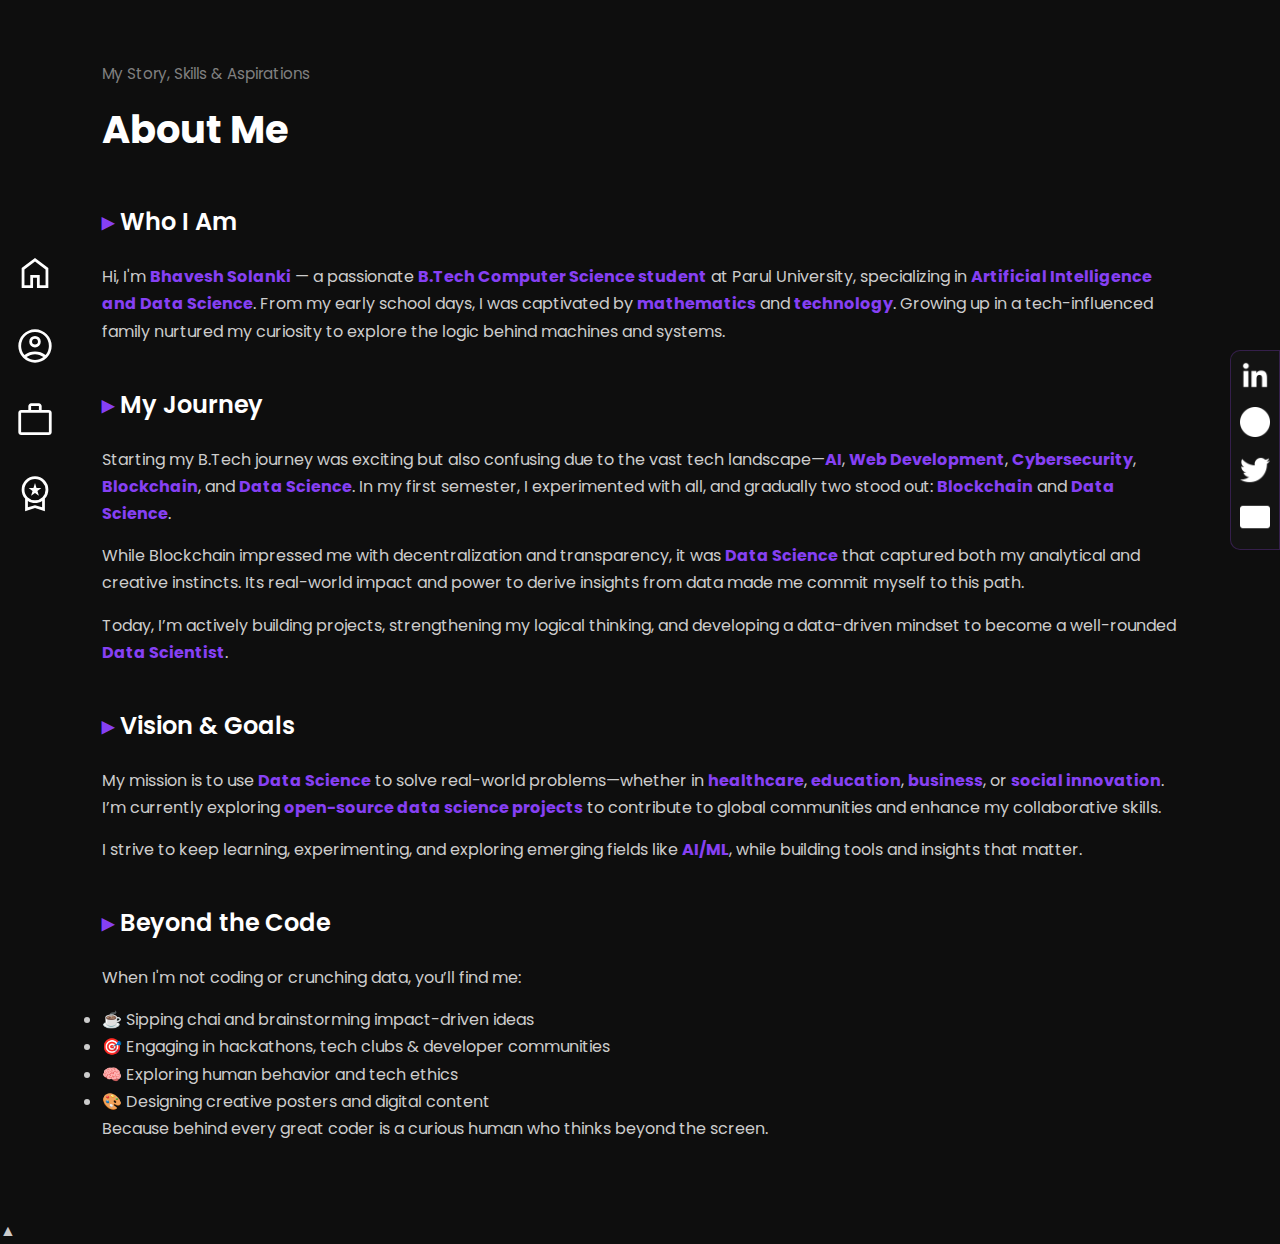
<file: about.html>
<!DOCTYPE html>
<html lang="en" itemscope itemtype="https://schema.org/WebPage">

<head>
    <!-- <link rel="stylesheet" href="side-nav.css"> -->

    <meta charset="UTF-8" />
    <meta name="viewport" content="width=device-width, initial-scale=1.0" />

    <meta name="title" content="About | Bhavesh Solanki - AI & Data Science Student" />
    <meta name="description"
        content="Learn about Bhavesh Solanki's journey as a B.Tech AI & Data Science student, skills in web development, and passion for creating impactful digital solutions." />
    <meta property="og:title" content="About | Bhavesh Solanki" />
    <meta property="og:description" content="Discover the story, skills, and aspirations of Bhavesh Solanki." />
    <link rel="canonical" href="https://yourdomain.com/about.html" />

    <!-- Fonts & CDN -->
    <link href="https://fonts.googleapis.com/css2?family=Poppins:wght@300;500;600;700&display=swap" rel="stylesheet" />
    <link rel="preconnect" href="https://cdn.jsdelivr.net" />

    <!-- Structured Data -->
    <script type="application/ld+json">
        {
            "@context": "https://schema.org",
            "@type": "Person",
            "name": "Bhavesh Solanki",
            "url": "https://yourdomain.com",
            "jobTitle": "AI & Data Science Student",
            "alumniOf": {
                "@type": "CollegeOrUniversity",
                "name": "Parul University"
            },
            "knowsAbout": ["Web Development", "Data Science", "Python", "JavaScript", "HTML", "CSS"],
            "sameAs": [
                "https://linkedin.com/in/bhavesh-solanki-5bb6b8325",
                "https://github.com/bhaveshsolanki159-codex",
                "https://x.com/oyeebhao"
            ]
        }
    </script>

    <title>About | Bhavesh Solanki</title>

    <style>
        :root {
            --main-purple: #8640f4;
            --text-grey: #ccc;
            --hover-purple: #a36df7;
        }

        * {
            margin: 0;
            padding: 0;
            box-sizing: border-box;
            scroll-behavior: smooth;
        }

        body {
            background-color: #0e0e0e;
            font-family: 'Poppins', sans-serif;
            color: var(--text-grey);
            line-height: 1.7;
            font-size: 16px;
        }

        h1,
        h2 {
            font-weight: 600;
            margin-bottom: 20px;
            color: white;
        }

        h2::before {
            content: '▸ ';
            color: var(--main-purple);
        }

        strong {
            color: var(--main-purple);
        }

        .Work {
            padding: 60px 8vw;
            max-width: 100vw;
        }

        .grey {
            color: grey;
            font-size: 0.95rem;
            margin-bottom: 8px;
        }

        .about-section h2 {
            font-size: 1.5rem;
            margin-top: 40px;
        }

        .about-section p {
            margin-bottom: 15px;
        }

        :root {
            --main-purple: #8640f4;
            --hover-purple: #a36df7;
            --text-grey: #ccc;
        }

        .side-nav {
            background: transparent;
            position: fixed;
            top: 25vh;
            left: 0;
            height: 300px;
            width: 53px;
            border-radius: 0 5px 5px 0;
            z-index: 1000;
            display: flex;
            justify-content: center;
            align-items: center;
        }

        .side-nav ul {
            list-style: none;
            display: flex;
            flex-direction: column;
            justify-content: space-between;
            height: 100%;
            padding: 20px 0;
            margin: 0;
        }

        .side-nav ul li {
            cursor: pointer;
            font-size: 1.8rem;
            color: white;
            transition: color 0.3s ease;
            display: flex;
            align-items: center;
            justify-content: center;
            width: 100%;
            height: 40px;
        }

        .side-nav ul li:hover {
            color: var(--hover-purple);
        }

        .side-nav ul li a {
            text-decoration: none;
            color: inherit;
            display: flex;
            align-items: center;
            justify-content: center;
            width: 100%;
            height: 100%;
        }

        .nav-icon {
            width: 24px;
            height: 24px;
            transition: transform 0.2s ease;
        }

        .nav-icon:hover {
            transform: scale(1.1);
        }

        .contact {
            position: fixed;
            right: 0;
            top: 50%;
            transform: translateY(-50%);
            width: 50px;
            height: 200px;
            display: flex;
            flex-direction: column;
            justify-content: space-evenly;
            background-color: rgba(20, 20, 20, 0.9);
            border-radius: 10px 0 0 10px;
            align-items: center;
            backdrop-filter: blur(10px);
            border: 1px solid rgba(134, 58, 205, 0.3);
            transition: all 0.3s ease;
            z-index: 999;
        }

        .contact.active {
            width: auto;
            height: 60px;
            flex-direction: row;
            padding: 0 20px;
            background-color: rgba(134, 58, 205, 0.2);
            border: 1px solid rgba(134, 58, 205, 0.5);
        }

        .contact img {
            width: 30px;
            height: 30px;
            transition: transform 0.3s ease;
            filter: brightness(0) invert(1);
        }

        .contact.active img {
            margin: 0 10px;
        }

        .contact img:hover {
            transform: scale(1.2);
            filter: brightness(0) invert(1) drop-shadow(0 0 5px rgba(134, 58, 205, 0.8));
        }

        .title-text {
            font-size: 2.4rem;
            font-weight: 700;
            color: white;
            margin-top: 10px;
        }

        /* Tablets (<= 1024px) */
        @media screen and (max-width: 1024px) {
            .Work {
                padding: 50px 6vw;
            }

            .title-text {
                font-size: 2rem;
            }

            h2 {
                font-size: 1.3rem;
            }

            p {
                font-size: 0.95rem;
            }

            .side-nav {
                top: 20vh;
                width: 48px;
            }

            .side-nav ul li a {
                font-size: 1.5rem;
            }

            .contact {
                width: 44px;
                height: auto;
                top: auto;
                bottom: 10px;
                flex-direction: row;
                justify-content: center;
                gap: 10px;
                border-radius: 10px;
                padding: 5px;
            }

            .contact img {
                width: 30px;
            }
        }

        /* Mobile Phones (<= 768px) */
        @media screen and (max-width: 768px) {
            .Work {
                padding: 40px 5vw;
            }

            .title-text {
                font-size: 1.8rem;
                text-align: left;
            }

            .about-section h2 {
                font-size: 1.2rem;
                text-align: left;
            }

            .about-section p,
            .about-section ul {
                font-size: 0.92rem;
                text-align: justify;
            }

            /* side nav*/
            .side-nav {
                position: fixed;
                top: auto;
                bottom: 0;
                left: 0;
                width: 100%;
                height: 60px;
                flex-direction: row;
                justify-content: space-around;
                align-items: center;
                border-radius: 0;
                padding: 0;
                background: black;
            }

            .side-nav ul {
                flex-direction: row;
                justify-content: space-evenly;
                align-items: center;
                height: 100%;
                width: 100%;
                padding: 0;
            }

            .side-nav ul li {
                font-size: 1.6rem;
                height: 100%;
                width: auto;
            }

            /* Contact toggle button */
            .contact {
                position: fixed;
                top:86vh;
                right: 5px;
                width: auto;
                height: auto;
                background: none;
                flex-direction: column;
                align-items: flex-end;
                gap: 15px;
                display: none;
            }

            .contact.active {
                display: flex;
                width: 100%;
            }

            .contact span {
                transform: translateY(0);
                opacity: 1;
                transition: all 0.3s ease;
            }

            #contact-toggle {
                position: fixed;
                bottom: 65px;
                right: 5px;
                z-index: 1001;
                width: 33px;
                height: 46px;
                background-color: rgb(134, 58, 205);
                color: white;
                border-radius: 10%;
                font-size: 1.8rem;
                text-align: center;
                /* line-height: 50px; */
                cursor: pointer;
                user-select: none;
                transition: transform 0.3s ease;
            }

            #contact-toggle:hover {
                transform: scale(1.1);
            }
    </style>
</head>

<body>
    <section class="Work">
        <div>
            <span class="grey">My Story, Skills & Aspirations</span>
            <h1 class="title-text">About Me</h1>
        </div>

        <nav class="side-nav">
            <ul>
                <li title="Home"><a href="index.html" style="color: inherit; text-decoration: none;"><span
                            class="nav-icon"><svg xmlns="http://www.w3.org/2000/svg" height="40px"
                                viewBox="0 -960 960 960" width="40px" fill="#FFFFFF">
                                <path
                                    d="M226.67-186.67h140v-246.66h226.66v246.66h140v-380L480-756.67l-253.33 190v380ZM160-120v-480l320-240 320 240v480H526.67v-246.67h-93.34V-120H160Zm320-352Z" />
                            </svg></span></a></li>
                <li title="About"><a href="about.html" style="color: inherit; text-decoration: none;"><span
                            class="nav-icon"><svg xmlns="http://www.w3.org/2000/svg" height="40px"
                                viewBox="0 -960 960 960" width="40px" fill="#FFFFFF">
                                <path
                                    d="M226-262q59-42.33 121.33-65.5 62.34-23.17 132.67-23.17 70.33 0 133 23.17T734.67-262q41-49.67 59.83-103.67T813.33-480q0-141-96.16-237.17Q621-813.33 480-813.33t-237.17 96.16Q146.67-621 146.67-480q0 60.33 19.16 114.33Q185-311.67 226-262Zm253.88-184.67q-58.21 0-98.05-39.95Q342-526.58 342-584.79t39.96-98.04q39.95-39.84 98.16-39.84 58.21 0 98.05 39.96Q618-642.75 618-584.54t-39.96 98.04q-39.95 39.83-98.16 39.83ZM480.31-80q-82.64 0-155.64-31.5-73-31.5-127.34-85.83Q143-251.67 111.5-324.51T80-480.18q0-82.82 31.5-155.49 31.5-72.66 85.83-127Q251.67-817 324.51-848.5T480.18-880q82.82 0 155.49 31.5 72.66 31.5 127 85.83Q817-708.33 848.5-635.65 880-562.96 880-480.31q0 82.64-31.5 155.64-31.5 73-85.83 127.34Q708.33-143 635.65-111.5 562.96-80 480.31-80Zm-.31-66.67q54.33 0 105-15.83t97.67-52.17q-47-33.66-98-51.5Q533.67-284 480-284t-104.67 17.83q-51 17.84-98 51.5 47 36.34 97.67 52.17 50.67 15.83 105 15.83Zm0-366.66q31.33 0 51.33-20t20-51.34q0-31.33-20-51.33T480-656q-31.33 0-51.33 20t-20 51.33q0 31.34 20 51.34 20 20 51.33 20Zm0-71.34Zm0 369.34Z" />
                            </svg></span></a></li>
                <li title="Projects"><a href="project.html" style="color: inherit; text-decoration: none;"><span
                            class="nav-icon"><svg xmlns="http://www.w3.org/2000/svg" height="40px"
                                viewBox="0 -960 960 960" width="40px" fill="#FFFFFF">
                                <path
                                    d="M146.67-120q-27 0-46.84-19.83Q80-159.67 80-186.67v-466.66q0-27 19.83-46.84Q119.67-720 146.67-720H320v-93.33q0-27 19.83-46.84Q359.67-880 386.67-880h186.66q27 0 46.84 19.83Q640-840.33 640-813.33V-720h173.33q27 0 46.84 19.83Q880-680.33 880-653.33v466.66q0 27-19.83 46.84Q840.33-120 813.33-120H146.67Zm0-66.67h666.66v-466.66H146.67v466.66Zm240-533.33h186.66v-93.33H386.67V-720Zm-240 533.33v-466.66 466.66Z" />
                            </svg></span></a></li>
                <li title="Work"><a href="work.html" style="color: inherit; text-decoration: none;"><span
                            class="nav-icon"><svg xmlns="http://www.w3.org/2000/svg" height="40px"
                                viewBox="0 -960 960 960" width="40px" fill="#FFFFFF">
                                <path
                                    d="m385.67-412 35.66-114.67-94-74h115.34L480-717.33l36.67 116.66h116l-94.34 74 35 114.67L480-483l-94.33 71Zm-143 372v-305.67Q200-391 180-446.33 160-501.67 160-560q0-135.33 92.33-227.67Q344.67-880 480-880q135.33 0 227.67 92.33Q800-695.33 800-560q0 58.33-20 113.67-20 55.33-62.67 100.66V-40L480-119.33 242.67-40ZM480-306.67q106 0 179.67-73.66Q733.33-454 733.33-560q0-106-73.66-179.67Q586-813.33 480-813.33q-106 0-179.67 73.66Q226.67-666 226.67-560q0 106 73.66 179.67Q374-306.67 480-306.67Zm-170.67 171L480-186l170.67 50.33V-291q-38.34 26-82.5 38.5Q524-240 480-240t-88.17-12.5q-44.16-12.5-82.5-38.5v155.33Zm170.67-78Z" />
                            </svg></span></a></li>
            </ul>
        </nav>

        <div class="about-section">
            <h2>Who I Am</h2>
            <p>
                Hi, I'm <strong>Bhavesh Solanki</strong> — a passionate <strong>B.Tech Computer Science student</strong>
                at Parul University, specializing in <strong>Artificial Intelligence and Data Science</strong>. From my
                early school days, I was captivated by <strong>mathematics</strong> and <strong>technology</strong>.
                Growing up in a tech-influenced family nurtured my curiosity to explore the logic behind machines and
                systems.
            </p>

            <h2>My Journey</h2>
            <p>
                Starting my B.Tech journey was exciting but also confusing due to the vast tech
                landscape—<strong>AI</strong>, <strong>Web Development</strong>, <strong>Cybersecurity</strong>,
                <strong>Blockchain</strong>, and <strong>Data Science</strong>. In my first semester, I experimented
                with all, and gradually two stood out: <strong>Blockchain</strong> and <strong>Data Science</strong>.
            </p>
            <p>
                While Blockchain impressed me with decentralization and transparency, it was <strong>Data
                    Science</strong> that captured both my analytical and creative instincts. Its real-world impact and
                power to derive insights from data made me commit myself to this path.
            </p>
            <p>
                Today, I’m actively building projects, strengthening my logical thinking, and developing a data-driven
                mindset to become a well-rounded <strong>Data Scientist</strong>.
            </p>

            <h2>Vision & Goals</h2>
            <p>
                My mission is to use <strong>Data Science</strong> to solve real-world problems—whether in
                <strong>healthcare</strong>, <strong>education</strong>, <strong>business</strong>, or <strong>social
                    innovation</strong>. I’m currently exploring <strong>open-source data science projects</strong> to
                contribute to global communities and enhance my collaborative skills.
            </p>
            <p>
                I strive to keep learning, experimenting, and exploring emerging fields like <strong>AI/ML</strong>,
                while building tools and insights that matter.
            </p>

            <h2>Beyond the Code</h2>
            <p>When I'm not coding or crunching data, you’ll find me:</p>
            <ul>
                <li>☕ Sipping chai and brainstorming impact-driven ideas</li>
                <li>🎯 Engaging in hackathons, tech clubs & developer communities</li>
                <li>🧠 Exploring human behavior and tech ethics</li>
                <li>🎨 Designing creative posters and digital content</li>
            </ul>
            <p>
                Because behind every great coder is a curious human who thinks beyond the screen.
            </p>
        </div>

        <!-- Social Media -->
        <div class="contact">
            <span><a href="https://linkedin.com/in/bhavesh-solanki-5bb6b8325" target="_blank"><img src="linkedin.png"
                        alt="LinkedIn" title="LinkedIn"></a></span>
            <span><a href="https://github.com/bhaveshsolanki159-codex" target="_blank"><img src="github.png"
                        alt="GitHub" title="GitHub"></a></span>
            <span><a href="https://x.com/oyeebhao" target="_blank"><img src="twitter.png" alt="Twitter"
                        title="Twitter"></a></span>
            <span><a href="mailto:bhaveshsolankibj960@gmail.com"><img src="gmail.png" alt="Gmail"
                        title="Mail"></a></span>
        </div>
    </section>
    <!-- Floating toggle for contact -->
    <div id="contact-toggle">▲</div>
</body>
<script>
    const toggle = document.getElementById('contact-toggle');
    const contact = document.querySelector('.contact');

    toggle.innerHTML = '▲'; // Default collapsed state

    toggle.addEventListener('click', () => {
        contact.classList.toggle('active');
        toggle.innerHTML = contact.classList.contains('active') ? '▼' : '▲';
    });
</script>


</html>
</file>
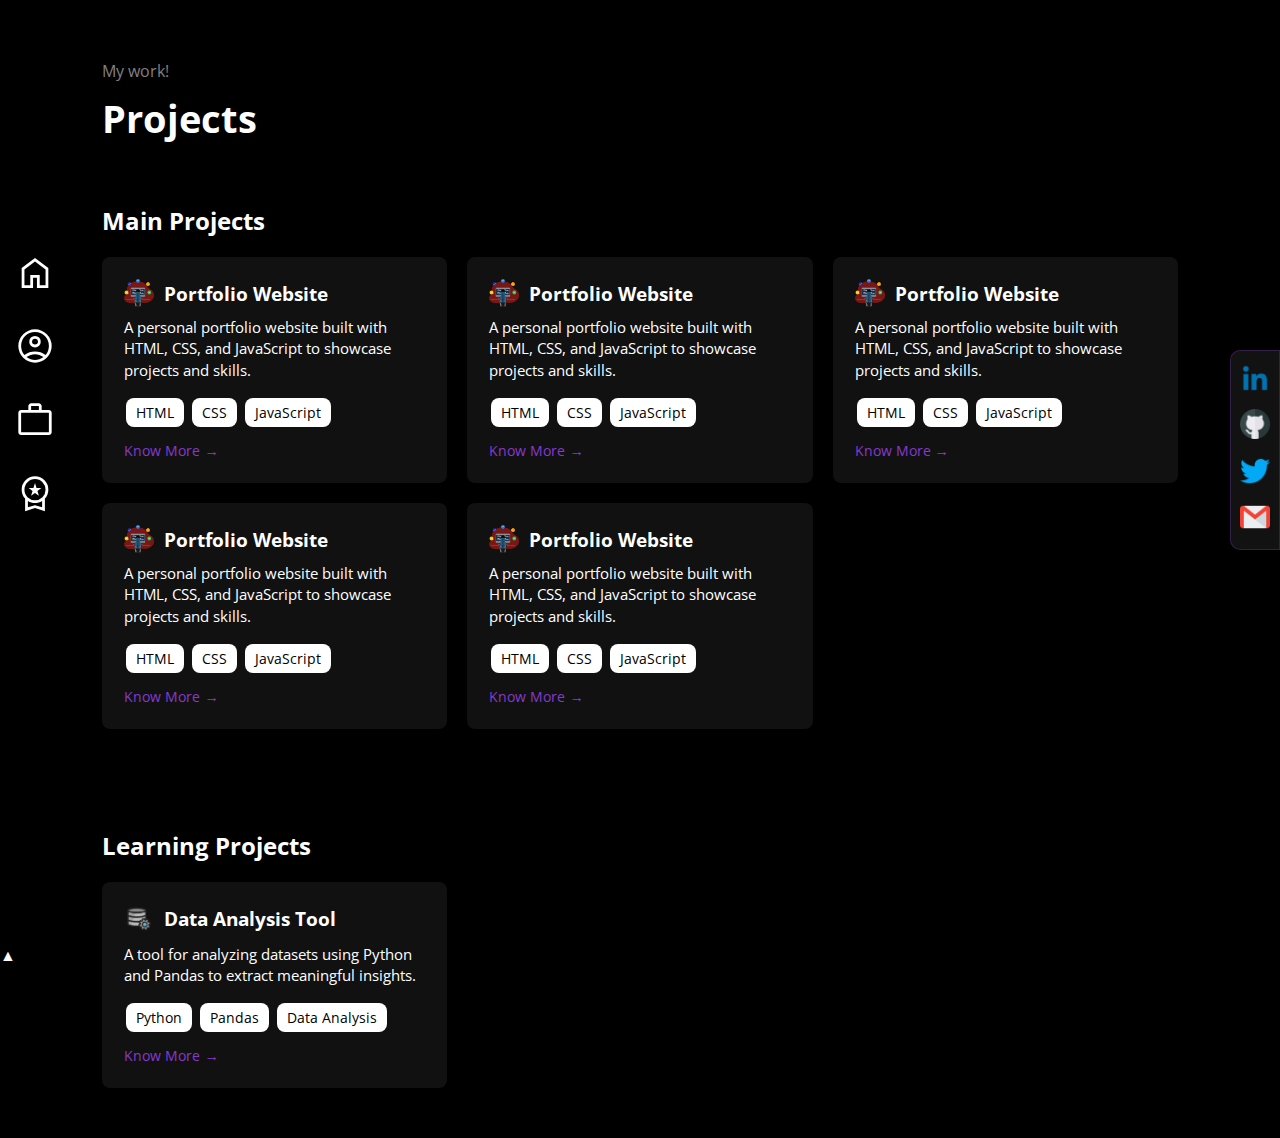
<file: project.html>
<!DOCTYPE html>
<!-- Language and region -->
<html lang="en" itemscope itemtype="https://schema.org/WebPage">

<!-- Preconnect to external domains for performance -->
<link rel="preconnect" href="https://fonts.googleapis.com">
<link rel="preconnect" href="https://fonts.gstatic.com" crossorigin>
<link rel="preconnect" href="https://cdn.jsdelivr.net.net">

<!-- DNS prefetch for social media -->
<link rel="dns-prefetch" href="//linkedin.com">
<link rel="dns-prefetch" href="//github.com">
<link rel="dns-prefetch" href="//x.com">


<head>
    <!-- <link rel="stylesheet" href="side-nav.css"> -->

    <meta charset="UTF-8">
    <meta name="viewport" content="width=device-width, initial-scale=1.0">

    <meta name="title" content="Projects | Bhavesh Solanki - Portfolio">
    <meta name="description"
        content="Explore Bhavesh Solanki's projects including web development, data analysis, and AI applications built with modern technologies.">
    <meta property="og:title" content="Projects | Bhavesh Solanki">
    <meta property="og:description" content="Collection of web development and data science projects.">

    <script type="application/ld+json">
        {
        "@context": "https://schema.org",
        "@type": "Person",
        "name": "Bhavesh Solanki",
        "url": "https://yourdomain.com",
        "jobTitle": "AI & Data Science Student",
        "alumniOf": {
            "@type": "CollegeOrUniversity",
            "name": "Parul University"
        },
        "knowsAbout": ["Web Development", "Data Science", "Python", "JavaScript", "HTML", "CSS"],
        "sameAs": [
            "https://linkedin.com/in/bhavesh-solanki-5bb6b8325",
            "https://github.com/bhaveshsolanki159-codex",
            "https://x.com/oyeebhao"
        ]
        }
    </script>

    <title>Projects | Bhavesh Solanki</title>
    <link href="https://fonts.googleapis.com/css2?family=Open+Sans&display=swap" rel="stylesheet">
    <style>
        * {
            margin: 0;
            padding: 0;
            box-sizing: border-box;
            font-family: 'Open Sans', sans-serif;
        }

        html,
        body {
            height: 100%;
        }


        body {
            background-color: black;
            color: white;
        }

        .Work {
            /* max-width: 100vw;
            padding: 40px 5vw; */
            padding: 60px 8vw;
            max-width: 100vw;
        }

        .purple {
            color: rgb(134, 58, 205);
        }

        .grey {
            color: grey;
        }

        h1,
        h2 {
            margin-bottom: 20px;
        }

        .herosection {
            display: flex;
            flex-direction: column;
            justify-content: space-evenly;
            align-items: center;
            min-height: 60vh;
            max-height: 80vh;
            gap: 20px;

        }

        /* side-nav */
        :root {
            --main-purple: #8640f4;
            --hover-purple: #a36df7;
            --text-grey: #ccc;
        }

        .side-nav {
            background: transparent;
            position: fixed;
            top: 25vh;
            left: 0;
            height: 300px;
            width: 53px;
            border-radius: 0 5px 5px 0;
            z-index: 1000;
            display: flex;
            justify-content: center;
            align-items: center;
        }

        .side-nav ul {
            list-style: none;
            display: flex;
            flex-direction: column;
            justify-content: space-between;
            height: 100%;
            padding: 20px 0;
            margin: 0;
        }

        .side-nav ul li {
            cursor: pointer;
            font-size: 1.8rem;
            color: white;
            transition: color 0.3s ease;
            display: flex;
            align-items: center;
            justify-content: center;
            width: 100%;
            height: 40px;
        }

        .side-nav ul li:hover {
            color: var(--hover-purple);
        }

        .side-nav ul li a {
            text-decoration: none;
            color: inherit;
            display: flex;
            align-items: center;
            justify-content: center;
            width: 100%;
            height: 100%;
        }

        .nav-icon {
            width: 24px;
            height: 24px;
            transition: transform 0.2s ease;
        }

        .nav-icon:hover {
            transform: scale(1.1);
        }

        .cases {
            display: grid;
            grid-template-columns: repeat(3, 1fr);
            gap: 20px;
        }

        .casebox {
            background: #111;
            border: 2px solid transparent;
            border-radius: 8px;
            padding: 20px;
            transition: 0.3s ease;
        }

        .casebox:hover {
            border-color: white;
        }

        .heading {
            display: flex;
            align-items: center;
            gap: 10px;
            font-size: 1.2rem;
            font-weight: bold;
        }

        .discription {
            margin-top: 10px;
            font-size: 0.95rem;
            line-height: 1.4;
        }

        .skill {
            margin-top: 15px;
        }

        .skill button {
            background-color: white;
            color: black;
            border: none;
            margin: 2px;
            padding: 5px 10px;
            border-radius: 8px;
            font-size: 0.85rem;
            cursor: default;
        }

        .card-links {
            margin-top: 10px;
        }

        .card-links a {
            color: rgb(134, 58, 205);
            text-decoration: none;
            display: inline-flex;
            align-items: center;
            gap: 5px;
            font-size: 0.9rem;
        }.contact {
            position: fixed;
            right: 0;
            top: 50%;
            transform: translateY(-50%);
            width: 50px;
            height: 200px;
            display: flex;
            flex-direction: column;
            justify-content: space-evenly;
            background-color: rgba(20, 20, 20, 0.9);
            border-radius: 10px 0 0 10px;
            align-items: center;
            backdrop-filter: blur(10px);
            border: 1px solid rgba(134, 58, 205, 0.3);
            transition: all 0.3s ease;
            z-index: 999;
        }

        .contact.active {
            width: auto;
            height: 60px;
            flex-direction: row;
            padding: 0 20px;
            background-color: rgba(134, 58, 205, 0.2);
            border: 1px solid rgba(134, 58, 205, 0.5);
        }

        .contact img {
            width: 30px;
            height: 30px;
            transition: transform 0.3s ease;
            /* filter: brightness(0) invert(1); */
        }

        .contact.active img {
            margin: 0 10px;
        }

        .contact img:hover {
            transform: scale(1.2);
            /* filter: brightness(0) invert(1) drop-shadow(0 0 5px rgba(134, 58, 205, 0.8)); */
        }


        /* Responsive for tablets (<=1024px) */
        @media screen and (max-width: 1024px) {
            .box-project .cases {
                grid-template-columns: repeat(3, 1fr);
                justify-content: center;
            }

            .Work {
                margin: 20px 20px;
            }

            .Work .box-project .casebox {
                width: 90%;
                margin: 10px auto;
            }
        }

        /* Responsive for mobile phones (<=768px) */
        /* === Mobile & Tablet (max-width: 768px) === */
        @media screen and (max-width: 768px) {
            /* side nav */

            .side-nav {
                position: fixed;
                top: auto;
                bottom: 0;
                left: 0;
                width: 100%;
                height: 60px;
                flex-direction: row;
                justify-content: space-around;
                align-items: center;
                border-radius: 0;
                padding: 0;
                background: #111;
            }

            .side-nav ul {
                flex-direction: row;
                justify-content: space-evenly;
                align-items: center;
                height: 100%;
                width:100%;
                padding: 0;
            }

            .side-nav ul li {
                font-size: 1.6rem;
                height: 100%;
                width: auto;
            }

            /* Contact toggle button */
            .contact {
                position: fixed;
                top:86vh;
                right: 5px;
                width: auto;
                height: auto;
                background: none;
                flex-direction: column;
                align-items: flex-end;
                gap: 15px;
                display: none;
            }

            .contact.active {
                display: flex;
                width: 100%;
            }

            .contact span {
                transform: translateY(0);
                opacity: 1;
                transition: all 0.3s ease;
            }

            #contact-toggle {
                position: fixed;
                bottom: 65px;
                right: 5px;
                z-index: 1001;
                width: 33px;
                height: 46px;
                background-color: rgb(134, 58, 205);
                color: white;
                border-radius: 10%;
                font-size: 1.8rem;
                text-align: center;
                /* line-height: 50px; */
                cursor: pointer;
                user-select: none;
                transition: transform 0.3s ease;
            }

            #contact-toggle:hover {
                transform: scale(1.1);
            }


            /* Project cards realignment (already mostly done) */
            .box-project .cases {
                grid-template-columns: 1fr;
                gap: 20px;
            }
        }
    </style>
</head>

<body>
    <section class="Work">
        <span class="grey">My work!</span>
        <h1 style="font-size: 2.4rem;font-weight: 700;color: white;margin-top: 10px;">Projects</h1>

        <div class="herosection">
            <nav class="side-nav">
                <ul>
                    <li title="Home"><a href="index.html" style="color: inherit; text-decoration: none;"><span
                                class="nav-icon"><svg xmlns="http://www.w3.org/2000/svg" height="40px"
                                    viewBox="0 -960 960 960" width="40px" fill="#FFFFFF">
                                    <path
                                        d="M226.67-186.67h140v-246.66h226.66v246.66h140v-380L480-756.67l-253.33 190v380ZM160-120v-480l320-240 320 240v480H526.67v-246.67h-93.34V-120H160Zm320-352Z" />
                                </svg></span></a></li>
                    <li title="About"><a href="about.html" style="color: inherit; text-decoration: none;"><span
                                class="nav-icon"><svg xmlns="http://www.w3.org/2000/svg" height="40px"
                                    viewBox="0 -960 960 960" width="40px" fill="#FFFFFF">
                                    <path
                                        d="M226-262q59-42.33 121.33-65.5 62.34-23.17 132.67-23.17 70.33 0 133 23.17T734.67-262q41-49.67 59.83-103.67T813.33-480q0-141-96.16-237.17Q621-813.33 480-813.33t-237.17 96.16Q146.67-621 146.67-480q0 60.33 19.16 114.33Q185-311.67 226-262Zm253.88-184.67q-58.21 0-98.05-39.95Q342-526.58 342-584.79t39.96-98.04q39.95-39.84 98.16-39.84 58.21 0 98.05 39.96Q618-642.75 618-584.54t-39.96 98.04q-39.95 39.83-98.16 39.83ZM480.31-80q-82.64 0-155.64-31.5-73-31.5-127.34-85.83Q143-251.67 111.5-324.51T80-480.18q0-82.82 31.5-155.49 31.5-72.66 85.83-127Q251.67-817 324.51-848.5T480.18-880q82.82 0 155.49 31.5 72.66 31.5 127 85.83Q817-708.33 848.5-635.65 880-562.96 880-480.31q0 82.64-31.5 155.64-31.5 73-85.83 127.34Q708.33-143 635.65-111.5 562.96-80 480.31-80Zm-.31-66.67q54.33 0 105-15.83t97.67-52.17q-47-33.66-98-51.5Q533.67-284 480-284t-104.67 17.83q-51 17.84-98 51.5 47 36.34 97.67 52.17 50.67 15.83 105 15.83Zm0-366.66q31.33 0 51.33-20t20-51.34q0-31.33-20-51.33T480-656q-31.33 0-51.33 20t-20 51.33q0 31.34 20 51.34 20 20 51.33 20Zm0-71.34Zm0 369.34Z" />
                                </svg></span></a></li>
                    <li title="Projects"><a href="project.html" style="color: inherit; text-decoration: none;"><span
                                class="nav-icon"><svg xmlns="http://www.w3.org/2000/svg" height="40px"
                                    viewBox="0 -960 960 960" width="40px" fill="#FFFFFF">
                                    <path
                                        d="M146.67-120q-27 0-46.84-19.83Q80-159.67 80-186.67v-466.66q0-27 19.83-46.84Q119.67-720 146.67-720H320v-93.33q0-27 19.83-46.84Q359.67-880 386.67-880h186.66q27 0 46.84 19.83Q640-840.33 640-813.33V-720h173.33q27 0 46.84 19.83Q880-680.33 880-653.33v466.66q0 27-19.83 46.84Q840.33-120 813.33-120H146.67Zm0-66.67h666.66v-466.66H146.67v466.66Zm240-533.33h186.66v-93.33H386.67V-720Zm-240 533.33v-466.66 466.66Z" />
                                </svg></span></a></li>
                    <li title="Work"><a href="work.html" style="color: inherit; text-decoration: none;"><span
                                class="nav-icon"><svg xmlns="http://www.w3.org/2000/svg" height="40px"
                                    viewBox="0 -960 960 960" width="40px" fill="#FFFFFF">
                                    <path
                                        d="m385.67-412 35.66-114.67-94-74h115.34L480-717.33l36.67 116.66h116l-94.34 74 35 114.67L480-483l-94.33 71Zm-143 372v-305.67Q200-391 180-446.33 160-501.67 160-560q0-135.33 92.33-227.67Q344.67-880 480-880q135.33 0 227.67 92.33Q800-695.33 800-560q0 58.33-20 113.67-20 55.33-62.67 100.66V-40L480-119.33 242.67-40ZM480-306.67q106 0 179.67-73.66Q733.33-454 733.33-560q0-106-73.66-179.67Q586-813.33 480-813.33q-106 0-179.67 73.66Q226.67-666 226.67-560q0 106 73.66 179.67Q374-306.67 480-306.67Zm-170.67 171L480-186l170.67 50.33V-291q-38.34 26-82.5 38.5Q524-240 480-240t-88.17-12.5q-44.16-12.5-82.5-38.5v155.33Zm170.67-78Z" />
                                </svg></span></a></li>
                </ul>
            </nav>


            <div class="box-project">
                <h2 style="font-size: 1.5rem;margin-top: 40px;">Main Projects</h2>
                <div class="cases">
                    <!-- Project cards inserted here dynamically or manually -->
                    <div class="casebox">
                        <div class="heading">
                            <img src="developer.webp" alt="Project Icon" width="30">
                            <span>Portfolio Website</span>
                        </div>
                        <div class="discription">
                            A personal portfolio website built with HTML, CSS, and JavaScript to showcase projects and
                            skills.
                        </div>
                        <div class="skill">
                            <button>HTML</button>
                            <button>CSS</button>
                            <button>JavaScript</button>
                        </div>
                        <div class="card-links">
                            <a href="/projects/0">Know More &rarr;</a>
                        </div>
                    </div>
                    <div class="casebox">
                        <div class="heading">
                            <img src="developer.webp" alt="Project Icon" width="30">
                            <span>Portfolio Website</span>
                        </div>
                        <div class="discription">
                            A personal portfolio website built with HTML, CSS, and JavaScript to showcase projects and
                            skills.
                        </div>
                        <div class="skill">
                            <button>HTML</button>
                            <button>CSS</button>
                            <button>JavaScript</button>
                        </div>
                        <div class="card-links">
                            <a href="/projects/0">Know More &rarr;</a>
                        </div>
                    </div>
                    <div class="casebox">
                        <div class="heading">
                            <img src="developer.webp" alt="Project Icon" width="30">
                            <span>Portfolio Website</span>
                        </div>
                        <div class="discription">
                            A personal portfolio website built with HTML, CSS, and JavaScript to showcase projects and
                            skills.
                        </div>
                        <div class="skill">
                            <button>HTML</button>
                            <button>CSS</button>
                            <button>JavaScript</button>
                        </div>
                        <div class="card-links">
                            <a href="/projects/0">Know More &rarr;</a>
                        </div>
                    </div>
                    <div class="casebox">
                        <div class="heading">
                            <img src="developer.webp" alt="Project Icon" width="30">
                            <span>Portfolio Website</span>
                        </div>
                        <div class="discription">
                            A personal portfolio website built with HTML, CSS, and JavaScript to showcase projects and
                            skills.
                        </div>
                        <div class="skill">
                            <button>HTML</button>
                            <button>CSS</button>
                            <button>JavaScript</button>
                        </div>
                        <div class="card-links">
                            <a href="/projects/0">Know More &rarr;</a>
                        </div>
                    </div>
                    <div class="casebox">
                        <div class="heading">
                            <img src="developer.webp" alt="Project Icon" width="30">
                            <span>Portfolio Website</span>
                        </div>
                        <div class="discription">
                            A personal portfolio website built with HTML, CSS, and JavaScript to showcase projects and
                            skills.
                        </div>
                        <div class="skill">
                            <button>HTML</button>
                            <button>CSS</button>
                            <button>JavaScript</button>
                        </div>
                        <div class="card-links">
                            <a href="/projects/0">Know More &rarr;</a>
                        </div>
                    </div>

                    <!-- Repeat for more projects -->
                </div>
            </div>

            <div class="box-project" style="margin-top: 40px; padding-bottom: 50px;">
                <h2 style="font-size: 1.5rem;margin-top: 40px;">Learning Projects</h2>
                <div class="cases">
                    <!-- Sample project again -->
                    <div class="casebox">
                        <div class="heading">
                            <img src="data.webp" alt="Project Icon" width="30">
                            <span>Data Analysis Tool</span>
                        </div>
                        <div class="discription">
                            A tool for analyzing datasets using Python and Pandas to extract meaningful insights.
                        </div>
                        <div class="skill">
                            <button>Python</button>
                            <button>Pandas</button>
                            <button>Data Analysis</button>
                        </div>
                        <div class="card-links">
                            <a href="/projects/0">Know More &rarr;</a>
                        </div>
                    </div>
                </div>
            </div>
            <!-- social media link  -->
            <div class="contact">
                <span><a href="https://linkedin.com/in/
                    bhavesh-solanki-5bb6b8325" style="text-decoration-line: none;" target="_blank"><img
                            title="Linkedin" src="linkedin.png" width="34px"></a></span>
                <span><a href="https://github.com/bhaveshsolanki159-codex" style="text-decoration-line: none;"
                        target="_blank"><img title="Github" src="github.png" width="34px" alt=""></a></span>
                <span><a href="https://x.com/oyeebhao" style="text-decoration-line: none;" target="_blank"><img
                            title="Twitter" src="twitter.png" width="34px" alt=""></a></span>
                <span><a href="mailto:your-bhaveshsolankibj960@gmail.com" style="text-decoration-line: none;"><img
                            title="Mail" src="gmail.png" width="34px"></a></span>
            </div>
        </div>
    </section>
    <!-- Floating toggle for contact -->
    <div id="contact-toggle">▲</div>

</body>
<script>
    const toggle = document.getElementById('contact-toggle');
    const contact = document.querySelector('.contact');

    toggle.innerHTML = '▲'; // Default collapsed state

    toggle.addEventListener('click', () => {
        contact.classList.toggle('active');
        toggle.innerHTML = contact.classList.contains('active') ? '▼' : '▲';
    });
</script>


</html>
</file>
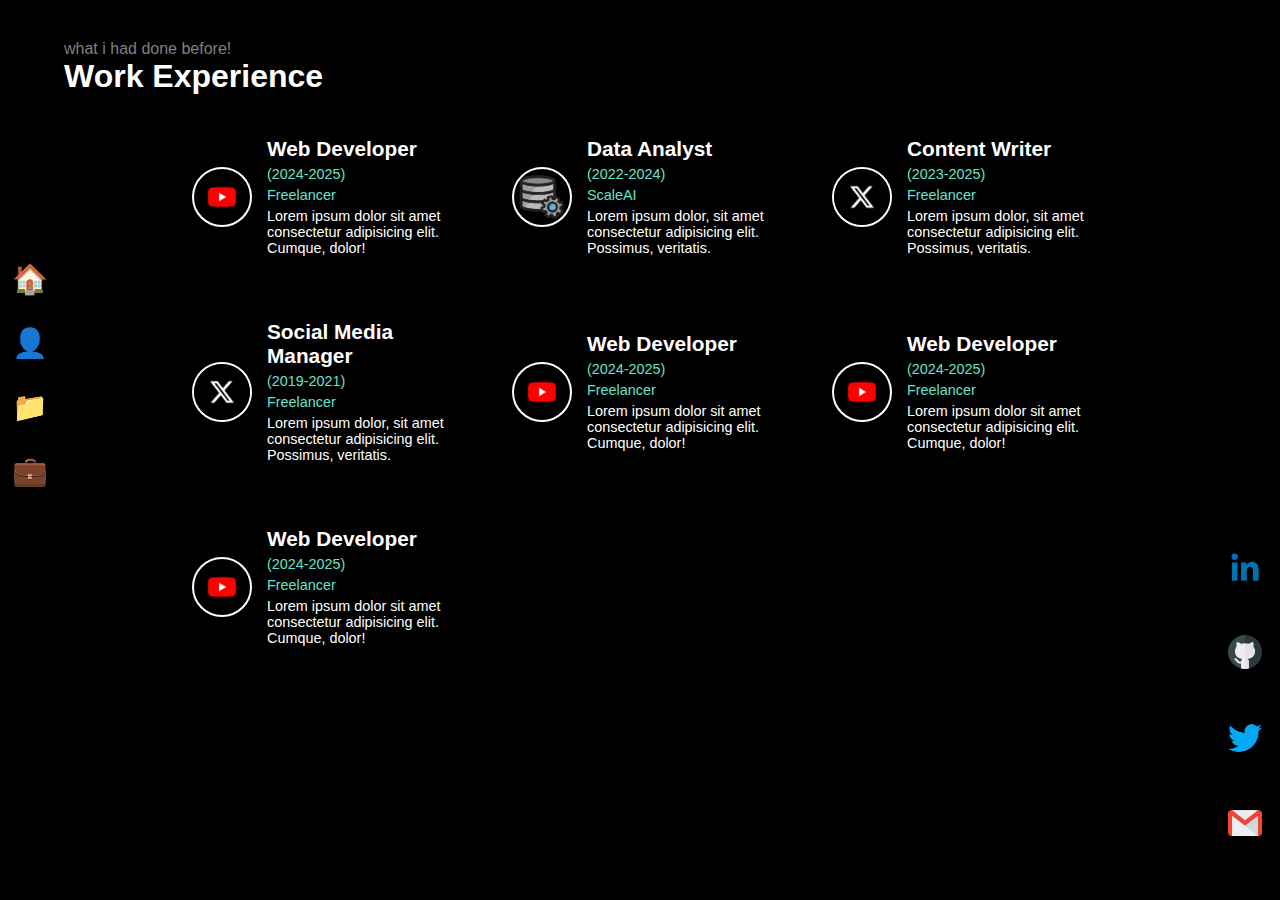
<file: work.html>
<!DOCTYPE html>
<!-- Language and region -->
<html lang="en" itemscope itemtype="https://schema.org/WebPage">

<!-- Preconnect to external domains for performance -->
<link rel="preconnect" href="https://fonts.googleapis.com">
<link rel="preconnect" href="https://fonts.gstatic.com" crossorigin>
<link rel="preconnect" href="https://cdn.jsdelivr.net.net">

<!-- DNS prefetch for social media -->
<link rel="dns-prefetch" href="//linkedin.com">
<link rel="dns-prefetch" href="//github.com">
<link rel="dns-prefetch" href="//x.com">


<head>
    <meta charset="UTF-8">
    <meta name="viewport" content="width=device-width, initial-scale=1.0">

    <meta name="title" content="Experience | Bhavesh Solanki - Work History">
    <meta name="description"
        content="Professional experience and work history of Bhavesh Solanki in web development, data analysis, and content creation.">
    <meta property="og:title" content="Experience | Bhavesh Solanki">
    <meta property="og:description" content="Work experience in web development, data analysis, and freelancing.">

    <script type="application/ld+json">
        {
        "@context": "https://schema.org",
        "@type": "Person",
        "name": "Bhavesh Solanki",
        "url": "https://yourdomain.com",
        "jobTitle": "AI & Data Science Student",
        "alumniOf": {
            "@type": "CollegeOrUniversity",
            "name": "Parul University"
        },
        "knowsAbout": ["Web Development", "Data Science", "Python", "JavaScript", "HTML", "CSS"],
        "sameAs": [
            "https://linkedin.com/in/bhavesh-solanki-5bb6b8325",
            "https://github.com/bhaveshsolanki159-codex",
            "https://x.com/oyeebhao"
        ]
        }
    </script>


    <title>Experience | Bhavesh Solanki</title>
    <style>
        * {
            margin: 0;
            padding: 0;
            box-sizing: border-box;
            font-family: 'Open Sans', sans-serif;
        }

        body {
            background-color: black;
            color: white;
        }

        .Work {
            max-width: 100vw;
            padding: 40px 5vw;
        }

        .purple {
            color: rgb(134, 58, 205);
        }

        .grey {
            color: grey;
        }

        h1,
        h2 {
            margin-bottom: 20px;
        }

        .herosection {
            display: flex;
            justify-content: space-evenly;
            align-items: center;
            min-height: 60vh;
            max-height: 80vh;
            gap: 20px;
        }

        nav {
            height: 60px;
            align-items: center;
            background-color: black;
            color: white;
            display: flex;
            justify-content: space-around;
            align-items: center;
        }

        nav .left {
            font-size: 1.5rem;
            font-weight: 600;
        }

        nav ul {
            list-style: none;
            display: flex;
            justify-content: space-between;
        }

        nav ul li {
            cursor: pointer;
        }

        nav ul li:hover {
            color: rgb(134, 58, 205);
            font-size: 1.03rem;
        }

        .herosection>nav.side-nav {
            position: fixed;
            top: 25vh;
            left: 0;
            display: flex;
            flex-direction: column;
            justify-content: center;
            gap: 30px;
            width: 60px;
            height: 300px;
            background-color: black;
            border-radius: 0 10px 10px 0;
            padding: 10px 0;
            z-index: 1000;
        }

        .herosection>nav.side-nav ul {
            list-style: none;
            padding: 0;
            margin: 0;
            display: flex;
            flex-direction: column;
            gap: 30px;
            align-items: center;
        }

        .herosection>nav.side-nav ul li {
            cursor: pointer;
            font-size: 1.8rem;
            color: white;
            transition: color 0.3s ease;
        }

        .herosection>nav.side-nav ul li:hover {
            color: rgb(134, 58, 205);
        }



        .work-experience .work-container {
            /* display: flex;
            flex-wrap: wrap;
            gap: 25px;
            justify-content: center;
            padding: 20px;
            background-color: black;*/
            border-radius: 10px;
            display: grid;
            grid-template-columns: repeat(3, 1fr);
            gap: 20px;
        }

        .work-experience .work-card {
            background: transparent;
            border-radius: 10px;
            color: white;
            width: 300px;
            padding: 20px;
            display: flex;
            gap: 15px;
            cursor: pointer;
            transition: border-color 0.3s ease;
            flex-direction: row;
            align-items: center;
            border: 2px solid transparent;
            position: relative;
        }



        .work-experience .work-card:hover {
            border-color: white;
        }

        .work-experience .view-more-btn {
            position: absolute;
            bottom: 15px;
            right: 15px;
            background-color: transparent;
            border: 1px solid white;
            color: white;
            padding: 5px 10px;
            font-size: 0.8rem;
            border-radius: 5px;
            cursor: pointer;
            transition: background-color 0.3s ease, color 0.3s ease;
            text-decoration: none;
        }

        .work-experience .view-more-btn:hover {
            background-color: white;
        }

        .work-experience .work-icon {
            width: 60px;
            height: 60px;
            border-radius: 50%;
            object-fit: cover;
            border: 2px solid white;
        }

        .work-experience .work-info {
            display: flex;
            flex-direction: column;
            gap: 5px;
        }

        .work-experience .work-info h3 {
            margin: 0;
            font-size: 1.3rem;
            font-weight: 700;
        }

        .work-experience .work-duration,
        .work-experience .work-company {
            font-size: 0.9rem;
            color: rgb(101 226 204);
        }

        .work-experience .work-info p {
            font-size: 0.9rem;
            margin: 0;
        }

        .contact {
            font-size: large;
            color: white;
            display: flex;
            flex-direction: column;
            justify-content: space-evenly;
            background-color: black;
            border-top-left-radius: 10px;
            border-bottom-left-radius: 10px;

        }

        .contact {
            width: 33px;
            text-align: center;

        }

        .contact span {
            cursor: pointer;
        }
    </style>

</head>

<body>
    <section class="Work work-experience">
        <span class="grey">what i had done before!</span>
        <h1 style="color:white; font-size: xx-large;">Work Experience</h1>

        <div class="herosection">
            <nav class="side-nav">
                <ul>
                    <li title="Home"><a href="index.html" style="color: inherit; text-decoration: none;"><span
                                class="nav-icon">🏠</span></a></li>
                    <li title="About"><a href="about.html" style="color: inherit; text-decoration: none;"><span
                                class="nav-icon">👤</span></a></li>
                    <li title="Projects"><a href="project.html" style="color: inherit; text-decoration: none;"><span
                                class="nav-icon">📁</span></a></li>
                    <li title="Work"><a href="work.html" style="color: inherit; text-decoration: none;"><span
                                class="nav-icon">💼</span></a></li>
                </ul>
            </nav>

            <div class="work-container">
                <div class="work-card">
                    <img class="work-icon" src="youtube.webp" alt="Web Developer">
                    <div class="work-info">
                        <h3>Web Developer</h3>
                        <span class="work-duration">(2024-2025)</span>
                        <span class="work-company">Freelancer</span>
                        <p>Lorem ipsum dolor sit amet consectetur adipisicing elit. Cumque, dolor!</p>
                    </div>
                </div>
                <div class="work-card">
                    <img class="work-icon" src="data.webp" alt="Data Analyst">
                    <div class="work-info">
                        <h3>Data Analyst</h3>
                        <span class="work-duration">(2022-2024)</span>
                        <span class="work-company">ScaleAI</span>
                        <p>Lorem ipsum dolor, sit amet consectetur adipisicing elit. Possimus, veritatis.</p>
                    </div>
                </div>
                <div class="work-card">
                    <img class="work-icon" src="social.webp" alt="Content Writer">
                    <div class="work-info">
                        <h3>Content Writer</h3>
                        <span class="work-duration">(2023-2025)</span>
                        <span class="work-company">Freelancer</span>
                        <p>Lorem ipsum dolor, sit amet consectetur adipisicing elit. Possimus, veritatis.</p>
                    </div>
                </div>
                <div class="work-card">
                    <img class="work-icon" src="social.webp" alt="Social Media Manager">
                    <div class="work-info">
                        <h3>Social Media Manager</h3>
                        <span class="work-duration">(2019-2021)</span>
                        <span class="work-company">Freelancer</span>
                        <p>Lorem ipsum dolor, sit amet consectetur adipisicing elit. Possimus, veritatis.</p>
                    </div>
                </div>
                <div class="work-card">
                    <img class="work-icon" src="youtube.webp" alt="Web Developer">
                    <div class="work-info">
                        <h3>Web Developer</h3>
                        <span class="work-duration">(2024-2025)</span>
                        <span class="work-company">Freelancer</span>
                        <p>Lorem ipsum dolor sit amet consectetur adipisicing elit. Cumque, dolor!</p>
                    </div>
                </div>
                <div class="work-card">
                    <img class="work-icon" src="youtube.webp" alt="Web Developer">
                    <div class="work-info">
                        <h3>Web Developer</h3>
                        <span class="work-duration">(2024-2025)</span>
                        <span class="work-company">Freelancer</span>
                        <p>Lorem ipsum dolor sit amet consectetur adipisicing elit. Cumque, dolor!</p>
                    </div>
                </div>
                <div class="work-card">
                    <img class="work-icon" src="youtube.webp" alt="Web Developer">
                    <div class="work-info">
                        <h3>Web Developer</h3>
                        <span class="work-duration">(2024-2025)</span>
                        <span class="work-company">Freelancer</span>
                        <p>Lorem ipsum dolor sit amet consectetur adipisicing elit. Cumque, dolor!</p>
                    </div>
                </div>
            </div>

            <!-- social media link  -->
            <div class="contact" style="width: 50px; height: 43vh; position: fixed; right: 10px; top:56vh;">
                <span><a href="https://linkedin.com/in/
                    bhavesh-solanki-5bb6b8325" style="text-decoration-line: none;" target="_blank"><img
                            title="Linkedin" src="linkedin.png" width="34px"></a></span>
                <span><a href="https://github.com/bhaveshsolanki159-codex" style="text-decoration-line: none;"
                        target="_blank"><img title="Github" src="github.png" width="34px" alt=""></a></span>
                <span><a href="https://x.com/oyeebhao" style="text-decoration-line: none;" target="_blank"><img
                            title="Twitter" src="twitter.png" width="34px" alt=""></a></span>
                <span><a href="mailto:your-bhaveshsolankibj960@gmail.com" style="text-decoration-line: none;"><img
                            title="Mail" src="gmail.png" width="34px"></a></span>
            </div>
        </div>
    </section>
    <script>
        /* Add click effect to work experience cards */
        document.addEventListener('DOMContentLoaded', function () {
            const workCards = document.querySelectorAll('.work-card');
            workCards.forEach(card => {
                card.addEventListener('click', function () {
                    workCards.forEach(c => c.classList.remove('active'));
                    this.classList.add('active');
                    alert('Selected job: ' + this.querySelector('h3').textContent + '\nCompany: ' + this.querySelector('.work-company').textContent + '\nDuration: ' + this.querySelector('.work-duration').textContent + '\nDescription: ' + this.querySelector('p').textContent);
                });
            });
        });
    </script>


</body>

</html>
</file>
<file: side-nav.css>
/* Unified Side Navigation Styles */
:root {
    --main-purple: #8640f4;
    --hover-purple: #a36df7;
    --text-grey: #ccc;
}

.side-nav {
    background: transparent;
    position: fixed;
    top: 25vh;
    left: 0;
    height: 300px;
    width: 53px;
    border-radius: 0 5px 5px 0;
    z-index: 1000;
    display: flex;
    justify-content: center;
    align-items: center;
}

.side-nav ul {
    list-style: none;
    display: flex;
    flex-direction: column;
    justify-content: space-between;
    height: 100%;
    padding: 20px 0;
    margin: 0;
}

.side-nav ul li {
    cursor: pointer;
    font-size: 1.8rem;
    color: white;
    transition: color 0.3s ease;
    display: flex;
    align-items: center;
    justify-content: center;
    width: 100%;
    height: 40px;
}

.side-nav ul li:hover {
    color: var(--hover-purple);
}

.side-nav ul li a {
    text-decoration: none;
    color: inherit;
    display: flex;
    align-items: center;
    justify-content: center;
    width: 100%;
    height: 100%;
}

.nav-icon {
    width: 24px;
    height: 24px;
    transition: transform 0.2s ease;
}

.nav-icon:hover {
    transform: scale(1.1);
}

/* Responsive styles */
@media screen and (max-width: 768px) {
    .side-nav {
        position: fixed;
        top: auto;
        bottom: 0;
        left: 0;
        width: 100%;
        height: 60px;
        flex-direction: row;
        justify-content: space-around;
        align-items: center;
        border-radius: 0;
        padding: 0;
    }

    .side-nav ul {
        flex-direction: row;
        justify-content: space-evenly;
        align-items: center;
        height: 100%;
        padding: 0;
    }

    .side-nav ul li {
        font-size: 1.6rem;
        height: 100%;
        width: auto;
    }
}
</file>
